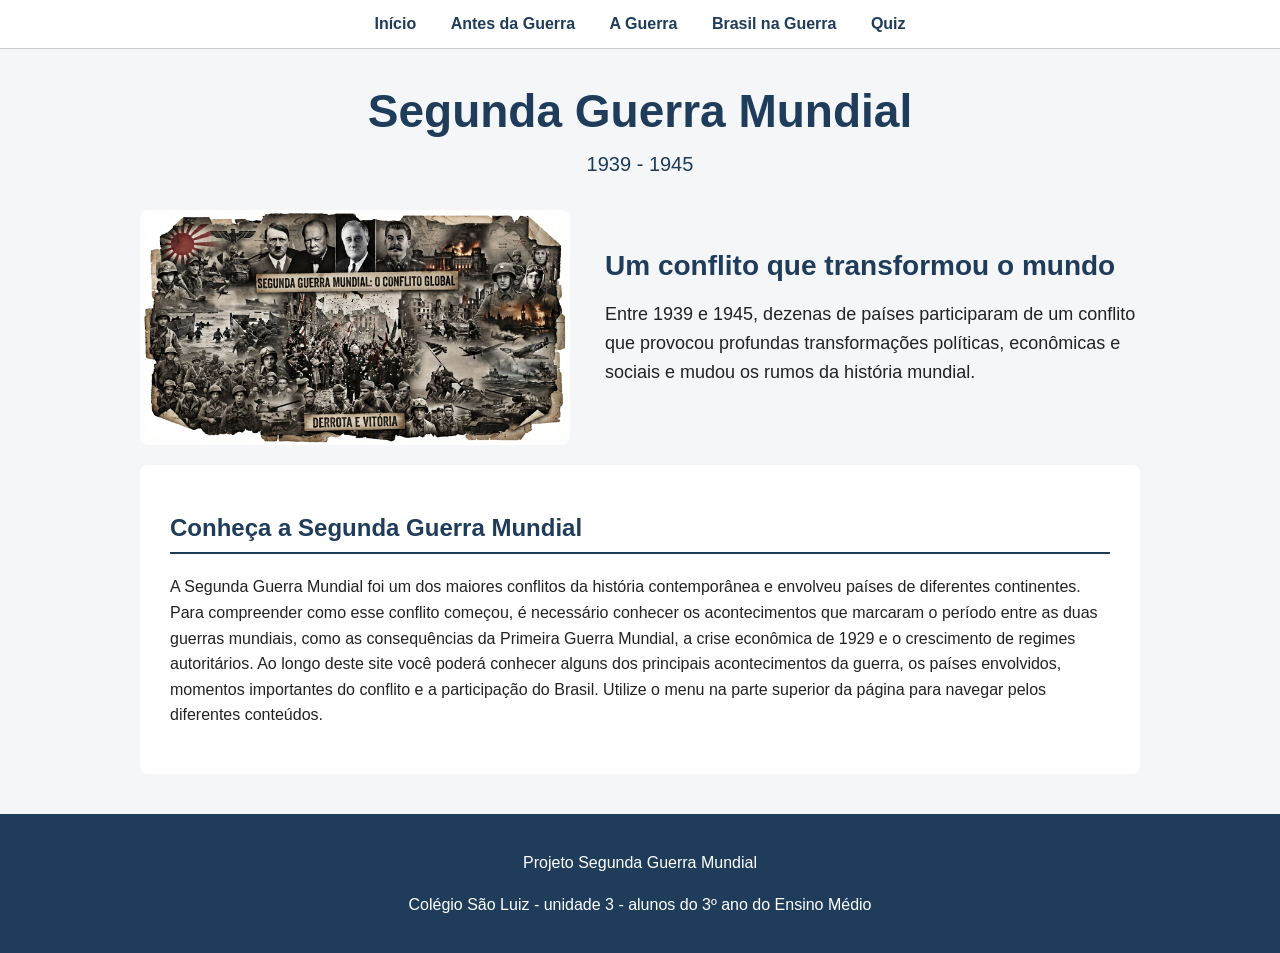
<file: index.html>
<!DOCTYPE html>
<html lang="pt-br">

<head>
    <meta charset="UTF-8">
    <meta name="viewport" content="width=device-width, initial-scale=1.0">

    <title>Segunda Guerra Mundial</title>

    <link rel="stylesheet" href="style.css">
</head>

<body>

    <!--MENU-->

    <nav>
        <a href="index.html">Início</a>
        <a href="antes_guerra.html">Antes da Guerra</a>
        <a href="a_guerra.html">A Guerra</a>
        <a href="brasil_na_guerra.html">Brasil na Guerra</a>
        <a href="quiz.html">Quiz</a>
    </nav>


    <!--CABEÇALHO-->

    <header>

        <h1>Segunda Guerra Mundial</h1>

        <p class="periodo">
            1939 - 1945
        </p>


        <!--DESTAQUE DA PÁGINA INICIAL-->

        <div class="destaque-inicio">

            <img
                src="imagens/inicio.jfif"
                alt="Montagem histórica representando acontecimentos da Segunda Guerra Mundial"
            >

            <div class="texto-destaque">

                <h2>
                    Um conflito que transformou o mundo
                </h2>

                <p>
                    Entre 1939 e 1945, dezenas de países participaram
                    de um conflito que provocou profundas transformações
                    políticas, econômicas e sociais e mudou os rumos
                    da história mundial.
                </p>

            </div>

        </div>

    </header>

    <main>

        <section>

            <h2>Conheça a Segunda Guerra Mundial</h2>

            <p>
                A Segunda Guerra Mundial foi um dos maiores conflitos
                da história contemporânea e envolveu países de diferentes
                continentes.
                Para compreender como esse conflito começou, é necessário
                conhecer os acontecimentos que marcaram o período entre
                as duas guerras mundiais, como as consequências da
                Primeira Guerra Mundial, a crise econômica de 1929
                e o crescimento de regimes autoritários.
                Ao longo deste site você poderá conhecer alguns dos
                principais acontecimentos da guerra, os países envolvidos,
                momentos importantes do conflito e a participação
                do Brasil.
                Utilize o menu na parte superior da página para navegar
                pelos diferentes conteúdos.
            </p>

        </section>

    </main>


    <footer>

        <p>
            Projeto Segunda Guerra Mundial
        </p>

        <p>
            Colégio São Luiz - unidade 3 -
            alunos do 3º ano do Ensino Médio
        </p>

    </footer>

</body>

</html>
</file>
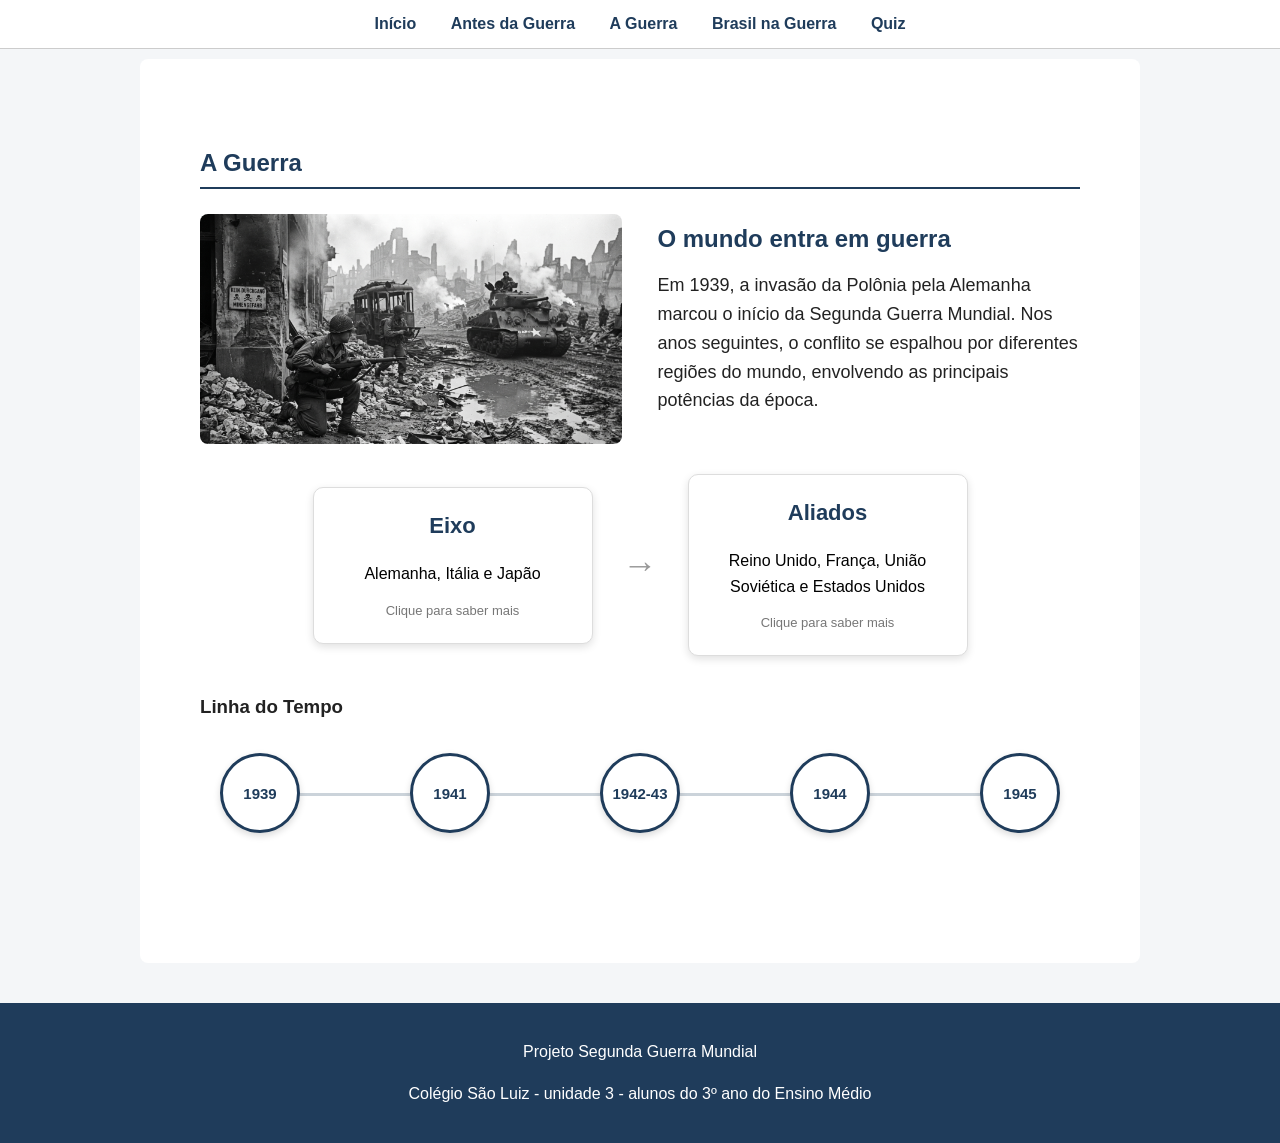
<file: a_guerra.html>
<!DOCTYPE html>
<html lang="pt-br">

<head>
    <meta charset="UTF-8">
    <meta name="viewport" content="width=device-width, initial-scale=1.0">
    <title>A Guerra | Segunda Guerra Mundial</title>
    <link rel="stylesheet" href="style.css">
</head>

<body>

    <!-- MENU -->
    <nav>
        <a href="index.html">Início</a>
        <a href="antes_guerra.html">Antes da Guerra</a>
        <a href="a_guerra.html">A Guerra</a>
        <a href="brasil_na_guerra.html">Brasil na Guerra</a>
        <a href="quiz.html">Quiz</a>
    </nav>

    <main>

        <section>

            <section>

    <h2>A Guerra</h2>

    <div class="destaque-inicio">

        <img src="imagens/a_guerra.jfif" alt="antes da guerra">

        <div class="texto-destaque">

            <h3>O mundo entra em guerra</h3>

            <p>
                Em 1939, a invasão da Polônia pela Alemanha marcou
                o início da Segunda Guerra Mundial. Nos anos seguintes,
                o conflito se espalhou por diferentes regiões do mundo,
                envolvendo as principais potências da época.
            </p>

        </div>

    </div>

    <!-- O restante do conteúdo da página continua aqui -->

            <!-- EIXO E ALIADOS -->

            <div class="blocos-guerra">

                <button class="bloco-guerra" onclick="mostrarBlocoGuerra('eixo')">
                    <h3>Eixo</h3>

                    <p>
                        Alemanha, Itália e Japão
                    </p>

                    <span>Clique para saber mais</span>
                </button>

                <div class="seta-guerra">
                    →
                </div>

                <button class="bloco-guerra" onclick="mostrarBlocoGuerra('aliados')">
                    <h3>Aliados</h3>

                    <p>
                        Reino Unido, França,
                        União Soviética e Estados Unidos
                    </p>

                    <span>Clique para saber mais</span>
                </button>

            </div>

            <!-- CONTEÚDO DO EIXO -->

            <div id="eixo" class="conteudo-guerra">

                <h3>Potências do Eixo</h3>

                <p>
                    O Eixo foi formado principalmente por Alemanha,
                    Itália e Japão. Esses países possuíam governos
                    autoritários e adotavam políticas expansionistas.
                </p>

                <p>
                    A Alemanha nazista, liderada por Adolf Hitler,
                    buscava ampliar seus territórios na Europa.
                    A Itália fascista, comandada por Benito Mussolini,
                    buscava expandir sua influência no Mediterrâneo
                    e na África.
                </p>

                <p>
                    O Japão desenvolvia um projeto expansionista na Ásia
                    e no Oceano Pacífico, ocupando territórios e buscando
                    ampliar seu acesso a recursos naturais.
                </p>

            </div>

            <!-- CONTEÚDO DOS ALIADOS -->

            <div id="aliados" class="conteudo-guerra">

                <h3>Potências Aliadas</h3>

                <p>
                    Entre as principais potências Aliadas estavam
                    Reino Unido, França, União Soviética
                    e Estados Unidos.
                </p>

                <p>
                    A composição dos Aliados mudou durante o conflito.
                    A União Soviética passou a combater diretamente
                    a Alemanha após a invasão alemã de seu território
                    em 1941.
                </p>

                <p>
                    No mesmo ano, os Estados Unidos entraram na guerra
                    após o ataque japonês à base naval de Pearl Harbor.
                    A entrada norte-americana ampliou significativamente
                    os recursos militares e econômicos disponíveis
                    aos Aliados.
                </p>

            </div>

            <!-- LINHA DO TEMPO -->

            <div class="linha-tempo">

                <h3>Linha do Tempo</h3>

                <div class="anos">

                    <button onclick="mostrarAno('ano1939', this)">
                        1939
                    </button>

                    <button onclick="mostrarAno('ano1941', this)">
                        1941
                    </button>

                    <button onclick="mostrarAno('ano1942', this)">
                        1942-43
                    </button>

                    <button onclick="mostrarAno('ano1944', this)">
                        1944
                    </button>

                    <button onclick="mostrarAno('ano1945', this)">
                        1945
                    </button>

                </div>

                <!-- 1939 -->

                <div id="ano1939" class="evento">

                    <h4>1939 - O início da guerra</h4>

                    <p>
                        Em 1º de setembro de 1939, tropas alemãs
                        invadiram a Polônia. Dois dias depois,
                        Reino Unido e França declararam guerra
                        à Alemanha.
                    </p>

                    <p>
                        Nos primeiros anos do conflito, a Alemanha utilizou
                        uma estratégia conhecida como
                        <strong>Blitzkrieg</strong>, ou guerra-relâmpago.
                    </p>

                    <p>
                        A estratégia combinava ataques rápidos de forças
                        terrestres, tanques e aviação para romper as defesas
                        inimigas antes que o adversário tivesse tempo
                        de reorganizar suas tropas.
                    </p>

                    <p>
                        A Blitzkrieg permitiu rápidas conquistas alemãs
                        em diversos territórios europeus.
                    </p>

                </div>

                <!-- 1941 -->

                <div id="ano1941" class="evento">

                    <h4>1941 - A guerra ganha dimensão global</h4>

                    <p>
                        Em junho de 1941, Hitler iniciou a
                        <strong>Operação Barbarossa</strong>,
                        uma gigantesca ofensiva militar contra
                        a União Soviética.
                    </p>

                    <p>
                        A invasão rompeu o pacto de não agressão que
                        Alemanha e União Soviética haviam assinado em 1939.
                        A partir daquele momento, os soviéticos passaram
                        a combater diretamente a Alemanha.
                    </p>

                    <p>
                        Em dezembro de 1941, o Japão atacou a base naval
                        norte-americana de <strong>Pearl Harbor</strong>,
                        no Havaí.
                    </p>

                    <p>
                        O ataque levou os Estados Unidos a entrarem
                        oficialmente na guerra. Com a participação direta
                        dos Estados Unidos e da União Soviética,
                        o equilíbrio de forças começou a mudar.
                    </p>

                </div>

                <!-- 1942-1943 -->

                <div id="ano1942" class="evento">

                    <h4>1942-1943 - A virada da guerra</h4>

                    <p>
                        Entre 1942 e 1943 ocorreram batalhas decisivas
                        que começaram a alterar o rumo do conflito
                        em favor dos Aliados.
                    </p>

                    <p>
                        Na <strong>Batalha de Stalingrado</strong>,
                        tropas alemãs e soviéticas enfrentaram-se
                        em um dos combates mais violentos da guerra.
                    </p>

                    <p>
                        Em fevereiro de 1943, as forças alemãs cercadas
                        em Stalingrado se renderam.
                    </p>

                    <p>
                        A vitória soviética representou um importante
                        ponto de virada na frente oriental. A partir daí,
                        o Exército Vermelho avançou progressivamente
                        em direção à Alemanha.
                    </p>

                    <p>
                        No Oceano Pacífico, os Estados Unidos também
                        começaram a conter a expansão japonesa.
                        A <strong>Batalha de Midway</strong>, em 1942,
                        foi uma importante vitória norte-americana.
                    </p>

                </div>

                <!-- 1944 -->

                <div id="ano1944" class="evento">

                    <h4>1944 - O Dia D</h4>

                    <p>
                        Em 6 de junho de 1944, tropas dos Aliados
                        desembarcaram nas praias da Normandia,
                        no norte da França.
                    </p>

                    <p>
                        A operação ficou conhecida como
                        <strong>Dia D</strong> e abriu uma nova frente
                        de combate contra as forças alemãs
                        na Europa Ocidental.
                    </p>

                    <p>
                        Nos meses seguintes, os Aliados avançaram
                        pelo território francês. Paris foi libertada
                        em agosto de 1944.
                    </p>

                    <p>
                        Enquanto isso, tropas soviéticas continuavam
                        avançando pelo leste europeu em direção
                        ao território alemão.
                    </p>

                </div>

                <!-- 1945 -->

                <div id="ano1945" class="evento">

                    <h4>1945 - O fim da Segunda Guerra Mundial</h4>

                    <p>
                        No início de 1945, a Alemanha estava sendo
                        pressionada pelos Aliados no oeste
                        e pelas forças soviéticas no leste.
                    </p>

                    <p>
                        Tropas soviéticas chegaram a Berlim em abril.
                        Adolf Hitler morreu no final daquele mês
                        e, poucos dias depois, a Alemanha se rendeu.
                    </p>

                    <p>
                        A guerra na Europa terminou em maio de 1945,
                        mas os combates continuaram no Oceano Pacífico.
                    </p>

                    <p>
                        Em agosto, os Estados Unidos lançaram bombas
                        atômicas sobre as cidades japonesas de
                        <strong>Hiroshima</strong> e
                        <strong>Nagasaki</strong>.
                    </p>

                    <p>
                        O Japão anunciou sua rendição em agosto de 1945,
                        encerrando a Segunda Guerra Mundial.
                    </p>

                    <p>
                        O uso das bombas atômicas permanece objeto
                        de debates históricos sobre sua necessidade,
                        seus efeitos sobre a população civil e as
                        circunstâncias que levaram à rendição japonesa.
                    </p>

                </div>

            </div>

        </section>

    </main>

    <footer>
        <p>Projeto Segunda Guerra Mundial</p>
        <p>Colégio São Luiz - unidade 3 - alunos do 3º ano do Ensino Médio</p>
    </footer>

    <script src="script.js"></script>

</body>

</html>
</file>
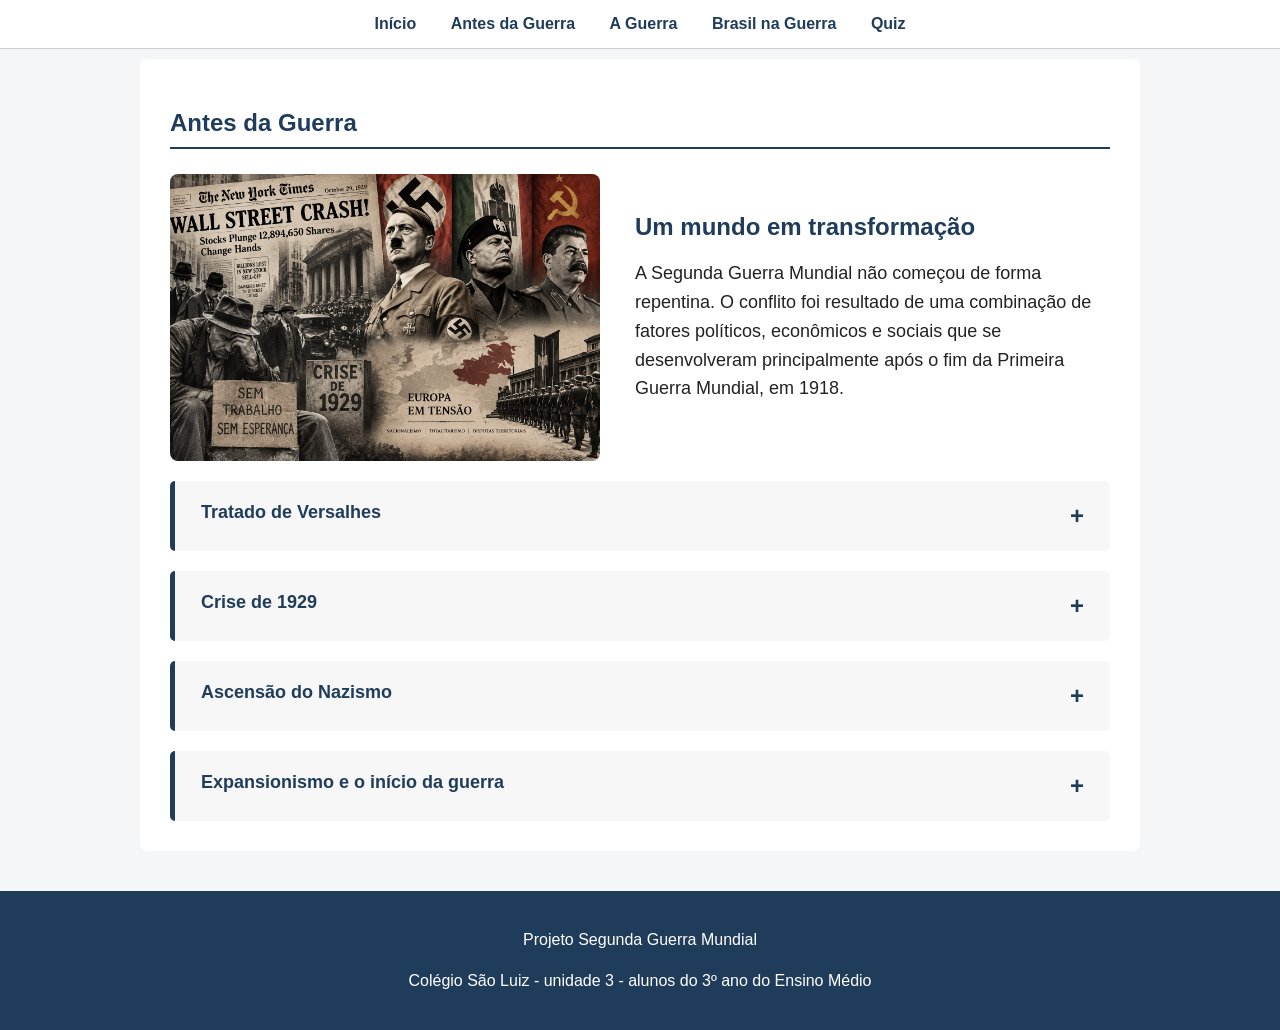
<file: antes-guerra.html>
<!DOCTYPE html>
<html lang="pt-br">

<head>
    <meta charset="UTF-8">
    <meta name="viewport" content="width=device-width, initial-scale=1.0">
    <title>Antes da Guerra | Segunda Guerra Mundial</title>
    <link rel="stylesheet" href="style.css">
</head>

<body>

    <!-- MENU -->
    <nav>
        <a href="index.html">Início</a>
        <a href="antes_guerra.html">Antes da Guerra</a>
        <a href="a_guerra.html">A Guerra</a>
        <a href="brasil_na_guerra.html">Brasil na Guerra</a>
        <a href="quiz.html">Quiz</a>
    </nav>

    <main>

        <section>

            <h2>Antes da Guerra</h2>

           <div class="destaque-inicio">

    <img
        src="imagens/antes_guerra.png"
        alt="Acontecimentos que antecederam a Segunda Guerra Mundial"
    >

    <div class="texto-destaque">

        <h3>Um mundo em transformação</h3>

        <p>
            A Segunda Guerra Mundial não começou de forma repentina.
            O conflito foi resultado de uma combinação de fatores políticos,
            econômicos e sociais que se desenvolveram principalmente após
            o fim da Primeira Guerra Mundial, em 1918.
        </p>

    </div>

</div>
</div>

            <!-- TRATADO DE VERSALHES -->

            <article class="acordeao">

                <button class="titulo-acordeao">
                    Tratado de Versalhes
                    <span>+</span>
                </button>

                <div class="conteudo-acordeao">

                    <p>
                        O Tratado de Versalhes foi assinado em 1919, após a derrota
                        da Alemanha na Primeira Guerra Mundial. O acordo estabeleceu
                        uma série de punições e limitações ao país.
                    </p>

                    <p>
                        A Alemanha perdeu territórios, teve suas forças militares
                        reduzidas e foi obrigada a pagar grandes reparações financeiras
                        aos países vencedores.
                    </p>

                    <p>
                        Além disso, o tratado atribuiu à Alemanha e a seus aliados
                        a responsabilidade pelas perdas e danos provocados pela guerra.
                    </p>

                    <p>
                        Essas condições provocaram forte ressentimento em parte da
                        sociedade alemã. Adolf Hitler posteriormente explorou esse
                        sentimento em seus discursos, prometendo recuperar o orgulho
                        nacional, reconstruir as forças militares e romper com as
                        limitações impostas pelo tratado.
                    </p>

                    <p>
                        <strong>Atenção para o ENEM:</strong>
                        o Tratado de Versalhes não deve ser entendido como a única
                        causa da Segunda Guerra Mundial. Ele fez parte de um conjunto
                        de fatores que contribuíram para a instabilidade política
                        europeia no período entre guerras.
                    </p>

                </div>

            </article>

            <!-- CRISE DE 1929 -->

            <article class="acordeao">

                <button class="titulo-acordeao">
                    Crise de 1929
                    <span>+</span>
                </button>

                <div class="conteudo-acordeao">

                    <p>
                        Em 1929, uma grave crise econômica iniciada nos Estados Unidos
                        atingiu diversos países. Empresas faliram, bancos fecharam
                        e milhões de pessoas ficaram desempregadas.
                    </p>

                    <p>
                        A Alemanha foi especialmente afetada porque sua economia
                        dependia fortemente de empréstimos e investimentos
                        norte-americanos durante a década de 1920.
                    </p>

                    <p>
                        Com o aumento do desemprego, da pobreza e da insatisfação
                        social, muitos alemães perderam confiança nas instituições
                        democráticas da República de Weimar.
                    </p>

                    <p>
                        Nesse ambiente de instabilidade, partidos políticos radicais
                        ganharam espaço. O Partido Nazista utilizou a crise para
                        ampliar seu apoio, apresentando Hitler como um líder capaz
                        de recuperar a economia e restaurar o poder da Alemanha.
                    </p>

                    <p>
                        <strong>Relação importante:</strong>
                        crise econômica → aumento da insatisfação social →
                        enfraquecimento político → crescimento de movimentos
                        autoritários.
                    </p>

                </div>

            </article>

            <!-- ASCENSÃO DO NAZISMO -->

            <article class="acordeao">

                <button class="titulo-acordeao">
                    Ascensão do Nazismo
                    <span>+</span>
                </button>

                <div class="conteudo-acordeao">

                    <p>
                        Adolf Hitler tornou-se chanceler da Alemanha em 1933.
                        Nos anos seguintes, o regime nazista eliminou progressivamente
                        as instituições democráticas e estabeleceu uma ditadura.
                    </p>

                    <p>
                        O nazismo defendia um nacionalismo extremo, o militarismo,
                        o autoritarismo e uma ideologia racial baseada na falsa ideia
                        de superioridade de determinados grupos humanos.
                    </p>

                    <p>
                        O antissemitismo tornou-se política de Estado. Judeus foram
                        perseguidos, tiveram direitos retirados e posteriormente foram
                        vítimas de um processo sistemático de deportação e extermínio.
                    </p>

                    <p>
                        O governo nazista também utilizou intensamente a propaganda.
                        Rádio, cinema, cartazes, discursos e grandes manifestações
                        públicas foram utilizados para divulgar a ideologia do regime
                        e construir a imagem de Hitler como líder da nação.
                    </p>

                    <p>
                        Ao mesmo tempo, a Alemanha iniciou um processo de
                        rearmamento e expansão territorial, desrespeitando
                        diversas limitações estabelecidas após a Primeira Guerra.
                    </p>

                    <p>
                        <strong>Atenção para o ENEM:</strong>
                        propaganda, autoritarismo, nacionalismo, perseguição de
                        minorias e manipulação da opinião pública são temas que
                        podem aparecer associados ao estudo dos regimes totalitários.
                    </p>

                </div>

            </article>

            <!-- EXPANSIONISMO -->

            <article class="acordeao">

                <button class="titulo-acordeao">
                    Expansionismo e o início da guerra
                    <span>+</span>
                </button>

                <div class="conteudo-acordeao">

                    <p>
                        Durante a década de 1930, Alemanha, Itália e Japão adotaram
                        políticas expansionistas. Esses países buscavam ampliar
                        seus territórios e sua influência política e econômica.
                    </p>

                    <p>
                        Em 1938, a Alemanha anexou a Áustria, episódio conhecido
                        como Anschluss. No mesmo ano, Hitler reivindicou os Sudetos,
                        região da Tchecoslováquia com grande população de origem alemã.
                    </p>

                    <p>
                        Reino Unido e França inicialmente adotaram uma política
                        conhecida como <strong>apaziguamento</strong>, fazendo
                        concessões a Hitler na tentativa de evitar uma nova guerra
                        europeia.
                    </p>

                    <p>
                        A estratégia não conseguiu impedir a expansão alemã.
                        Em 1º de setembro de 1939, tropas alemãs invadiram a Polônia.
                    </p>

                    <p>
                        Dois dias depois, Reino Unido e França declararam guerra
                        à Alemanha. Começava oficialmente a Segunda Guerra Mundial.
                    </p>

                </div>

            </article>

        </section>

    </main>

    <footer>
        <p>Projeto Segunda Guerra Mundial</p>
        <p>Colégio São Luiz - unidade 3 - alunos do 3º ano do Ensino Médio</p>
    </footer>

    <script src="script.js"></script>

</body>

</html>
</file>
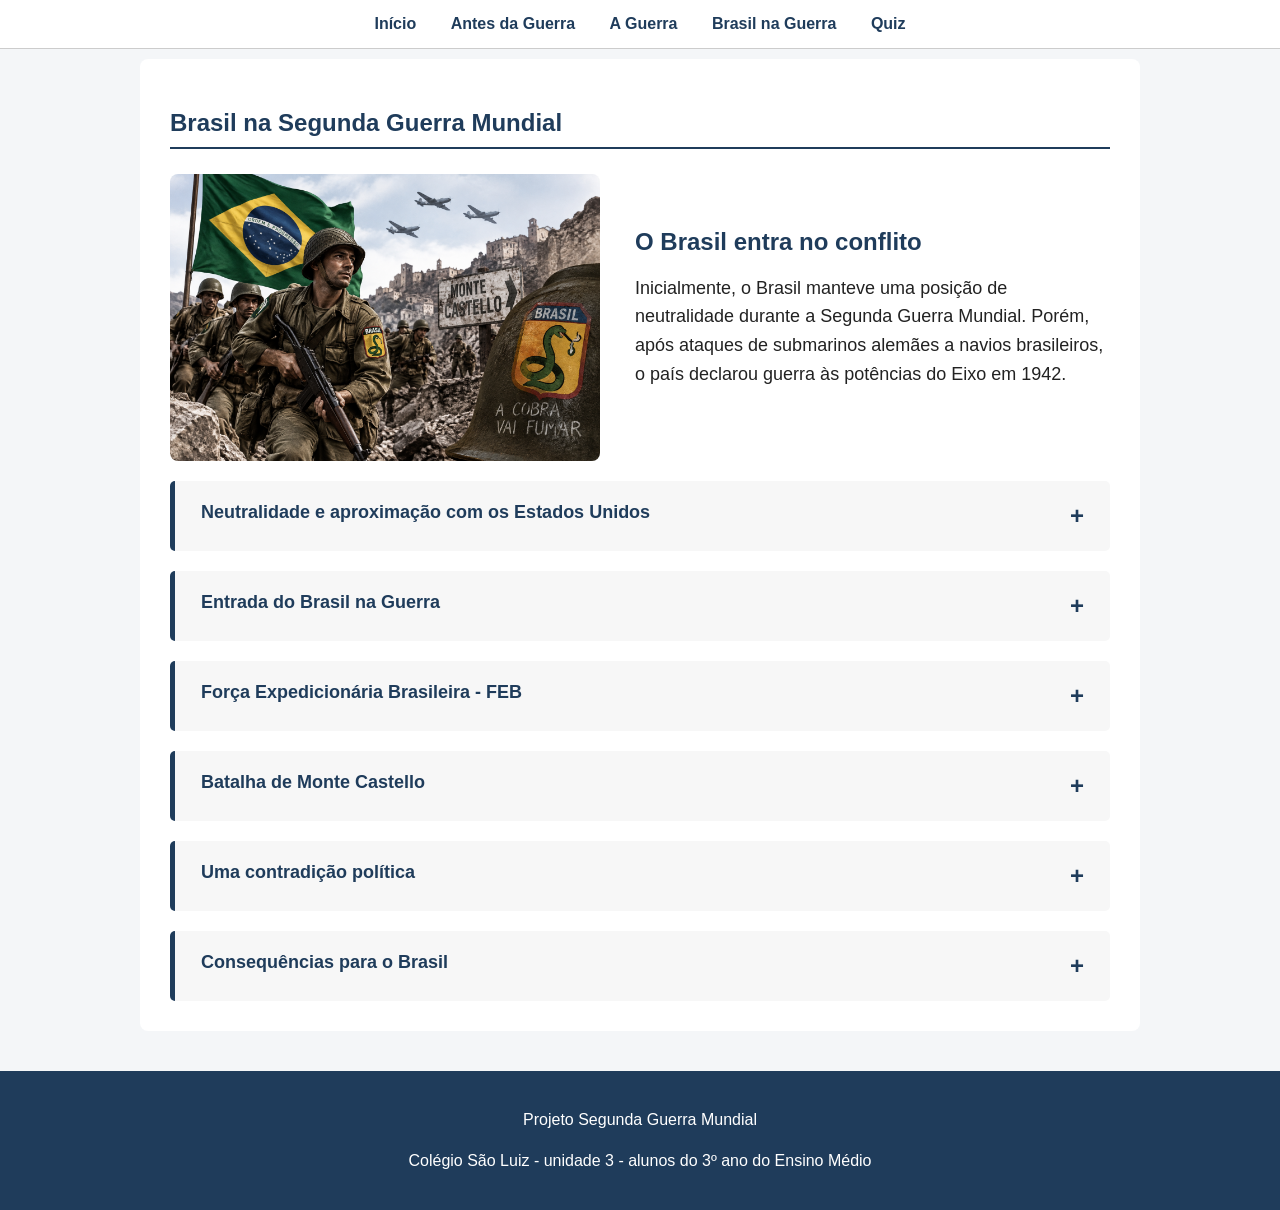
<file: brasil.html>
<!DOCTYPE html>
<html lang="pt-br">

<head>
    <meta charset="UTF-8">
    <meta name="viewport" content="width=device-width, initial-scale=1.0">
    <title>Brasil na Guerra | Segunda Guerra Mundial</title>
    <link rel="stylesheet" href="style.css">
</head>

<body>

    <!-- MENU -->
    <nav>
        <a href="index.html">Início</a>
        <a href="antes_guerra.html">Antes da Guerra</a>
        <a href="a_guerra.html">A Guerra</a>
        <a href="brasil_na_guerra.html">Brasil na Guerra</a>
        <a href="quiz.html">Quiz</a>
    </nav>

    <main>

        <section>

           
    <h2>Brasil na Segunda Guerra Mundial</h2>

    <div class="destaque-inicio">

        <img
            src="imagens/brasil_guerra.png"
            alt="Participação do Brasil na Segunda Guerra Mundial"
        >

        <div class="texto-destaque">

            <h3>O Brasil entra no conflito</h3>

            <p>
                Inicialmente, o Brasil manteve uma posição de neutralidade
                durante a Segunda Guerra Mundial. Porém, após ataques de
                submarinos alemães a navios brasileiros, o país declarou
                guerra às potências do Eixo em 1942.
            </p>

        </div>

    </div>

    <!-- daqui para baixo continuam os seus conteúdos -->


            <!-- NEUTRALIDADE -->

            <article class="acordeao">

                <button class="titulo-acordeao">
                    Neutralidade e aproximação com os Estados Unidos
                    <span>+</span>
                </button>

                <div class="conteudo-acordeao">

                    <p>
                        Durante os primeiros anos da guerra, o governo brasileiro
                        procurou manter uma posição de neutralidade.
                    </p>

                    <p>
                        Getúlio Vargas buscava negociar com diferentes potências
                        internacionais e obter vantagens econômicas para o processo
                        de industrialização brasileira.
                    </p>

                    <p>
                        Com o tempo, o Brasil aproximou-se dos Estados Unidos.
                        Essa relação envolveu acordos econômicos e militares,
                        além da utilização de bases aéreas brasileiras no Nordeste,
                        região estrategicamente importante para as operações
                        dos Aliados no Oceano Atlântico.
                    </p>

                    <p>
                        A aproximação também contribuiu para projetos de
                        industrialização, como a criação da Companhia Siderúrgica
                        Nacional, importante para o desenvolvimento da indústria
                        de base no país.
                    </p>

                </div>

            </article>

            <!-- ENTRADA DO BRASIL NA GUERRA -->

            <article class="acordeao">

                <button class="titulo-acordeao">
                    Entrada do Brasil na Guerra
                    <span>+</span>
                </button>

                <div class="conteudo-acordeao">

                    <p>
                        Em 1942, submarinos do Eixo atacaram diversos navios
                        mercantes brasileiros no Oceano Atlântico.
                    </p>

                    <p>
                        Os ataques provocaram a morte de centenas de pessoas
                        e causaram forte reação da população brasileira.
                        Manifestações ocorreram em várias cidades exigindo
                        uma resposta do governo.
                    </p>

                    <p>
                        Em agosto de 1942, o Brasil declarou estado de guerra
                        contra a Alemanha e a Itália, passando oficialmente
                        a participar do conflito ao lado dos Aliados.
                    </p>

                    <p>
                        O Brasil foi o único país da América do Sul a enviar
                        tropas terrestres para combater diretamente na Europa.
                    </p>

                </div>

            </article>

            <!-- FEB -->

            <article class="acordeao">

                <button class="titulo-acordeao">
                    Força Expedicionária Brasileira - FEB
                    <span>+</span>
                </button>

                <div class="conteudo-acordeao">

                    <p>
                        Para participar dos combates na Europa, o Brasil criou
                        a <strong>Força Expedicionária Brasileira (FEB)</strong>.
                    </p>

                    <p>
                        Aproximadamente 25 mil militares brasileiros foram enviados
                        para a Itália entre 1944 e 1945, onde combateram tropas
                        alemãs ao lado das forças Aliadas.
                    </p>

                    <p>
                        Os soldados brasileiros ficaram conhecidos popularmente
                        como <strong>pracinhas</strong>.
                    </p>

                    <p>
                        O símbolo da FEB era uma cobra fumando cachimbo.
                        A imagem fazia referência à expressão utilizada antes
                        da participação brasileira na guerra:
                        <strong>"é mais fácil uma cobra fumar do que o Brasil
                        entrar na guerra"</strong>.
                    </p>

                    <p>
                        Quando o Brasil efetivamente enviou soldados para o conflito,
                        a frase acabou transformada no lema
                        <strong>"A cobra está fumando"</strong>.
                    </p>

                </div>

            </article>

            <!-- MONTE CASTELLO -->

            <article class="acordeao">

                <button class="titulo-acordeao">
                    Batalha de Monte Castello
                    <span>+</span>
                </button>

                <div class="conteudo-acordeao">

                    <p>
                        Uma das batalhas mais conhecidas envolvendo soldados
                        brasileiros ocorreu em <strong>Monte Castello</strong>,
                        na região dos Apeninos, na Itália.
                    </p>

                    <p>
                        A posição era ocupada por forças alemãs e representava
                        um importante ponto estratégico para o avanço dos Aliados.
                    </p>

                    <p>
                        Depois de diferentes tentativas de conquista,
                        as tropas brasileiras conseguiram tomar Monte Castello
                        em fevereiro de 1945.
                    </p>

                    <p>
                        A participação da FEB nessa e em outras operações tornou-se
                        um dos episódios mais lembrados da presença brasileira
                        na Segunda Guerra Mundial.
                    </p>

                </div>

            </article>

            <!-- CONTRADIÇÃO -->

            <article class="acordeao">

                <button class="titulo-acordeao">
                    Uma contradição política
                    <span>+</span>
                </button>

                <div class="conteudo-acordeao">

                    <p>
                        A participação brasileira na guerra criou uma importante
                        contradição política.
                    </p>

                    <p>
                        Desde 1937, o Brasil vivia sob o
                        <strong>Estado Novo</strong>, regime autoritário
                        comandado por Getúlio Vargas.
                    </p>

                    <p>
                        Ao mesmo tempo, soldados brasileiros estavam sendo enviados
                        à Europa para combater governos autoritários e fascistas.
                    </p>

                    <p>
                        Essa situação fortaleceu críticas ao Estado Novo.
                        Se o Brasil lutava pela liberdade e contra ditaduras
                        no exterior, aumentava a pressão para que também
                        restabelecesse a democracia dentro do próprio país.
                    </p>

                </div>

            </article>

            <!-- CONSEQUÊNCIAS -->

            <article class="acordeao">

                <button class="titulo-acordeao">
                    Consequências para o Brasil
                    <span>+</span>
                </button>

                <div class="conteudo-acordeao">

                    <p>
                        O fim da Segunda Guerra Mundial coincidiu com um período
                        de forte pressão pela redemocratização brasileira.
                    </p>

                    <p>
                        Em 1945, Getúlio Vargas foi afastado do poder,
                        encerrando o Estado Novo.
                    </p>

                    <p>
                        Nos anos seguintes, o Brasil iniciou uma nova fase
                        democrática, com eleições e a elaboração de uma nova
                        Constituição em 1946.
                    </p>

                    <p>
                        A guerra também fortaleceu as relações entre Brasil
                        e Estados Unidos e contribuiu para transformações
                        econômicas e industriais no país.
                    </p>

                    <p>
                        <strong>Atenção para o ENEM:</strong>
                        é importante perceber a relação entre a participação
                        brasileira na guerra e o processo de redemocratização.
                        A contradição entre combater regimes autoritários na Europa
                        e manter uma ditadura no Brasil é um ponto especialmente
                        relevante.
                    </p>

                </div>

            </article>

        </section>

    </main>

    <footer>
        <p>Projeto Segunda Guerra Mundial</p>
        <p>Colégio São Luiz - unidade 3 - alunos do 3º ano do Ensino Médio</p>
    </footer>

    <script src="script.js"></script>

</body>

</html>
</file>
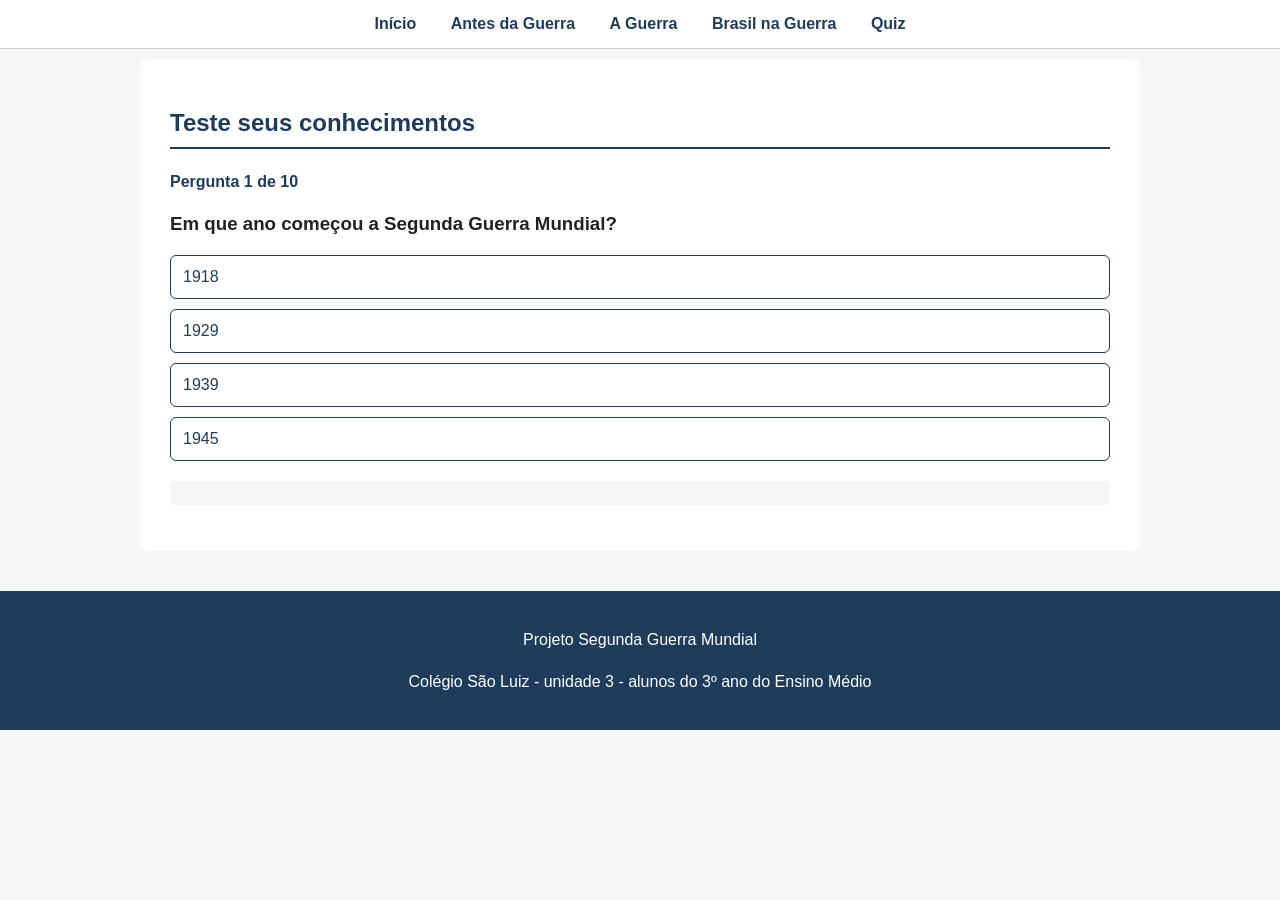
<file: quiz.html>
<!DOCTYPE html>
<html lang="pt-br">

<head>
    <meta charset="UTF-8">
    <meta name="viewport" content="width=device-width, initial-scale=1.0">
    <title>Quiz | Segunda Guerra Mundial</title>
    <link rel="stylesheet" href="style.css">
</head>

<body>

    <!-- MENU -->
    <nav>
        <a href="index.html">Início</a>
        <a href="antes_guerra.html">Antes da Guerra</a>
        <a href="a_guerra.html">A Guerra</a>
        <a href="brasil_na_guerra.html">Brasil na Guerra</a>
        <a href="quiz.html">Quiz</a>
    </nav>

    <main>

        <section>

            <h2>Teste seus conhecimentos</h2>

            <div id="quiz-container">

                <p id="progresso"></p>

                <h3 id="pergunta"></h3>

                <div id="alternativas"></div>

                <p id="feedback"></p>

                <button id="proxima" onclick="proximaPergunta()">
                    Próxima pergunta
                </button>

            </div>

        </section>

    </main>

    <footer>
        <p>Projeto Segunda Guerra Mundial</p>
        <p>Colégio São Luiz - unidade 3 - alunos do 3º ano do Ensino Médio</p>
    </footer>

    <script src="script.js"></script>

</body>

</html>
</file>
<file: style.css>
:root {
    --primary-color: #1f3c5b; /* Azul escuro principal */
    --accent-color: #c0392b;  /* Vermelho de destaque/hover */
    --bg-light: #f4f6f8;      /* Fundo da página */
    --bg-card: #f7f7f7;       /* Fundo dos blocos/cards */
    --text-dark: #222;
    --border-radius: 5px;
    --transition-fast: 0.3s;
}

html {
    scroll-behavior: smooth;
}

body {
    margin: 0;
    font-family: Arial, sans-serif;
    background-color: var(--bg-light);
    color: var(--text-dark);
}

p {
    line-height: 1.6;
}

/*2. PADRONIZAÇÃO DE CORES E TEXTOS*/
header .periodo, .bloco-guerra span {
    color: #777;
}

header, nav {
    text-align: center;
}

header h1, header .periodo, .texto-destaque h2, .texto-destaque h3, 
section h2, article h3, .titulo-acordeao, .bloco-guerra h2, .bloco-guerra h3, 
.conteudo-guerra h3, .anos button, .evento h4, #progresso, #alternativas button {
    color: var(--primary-color);
}

header {
    background-color: var(--bg-light);
    padding: 35px 20px 10px;
}

header h1 { margin: 0; font-size: 46px; }
header .periodo { font-size: 20px; margin: 10px 0 30px; }

nav {
    background-color: white;
    padding: 15px;
    border-bottom: 1px solid #ccc;
    position: sticky;
    top: 0;
    z-index: 1000;
}

nav a {
    color: var(--primary-color);
    text-decoration: none;
    margin: 0 15px;
    font-weight: bold;
}

nav a:hover {
    color: var(--accent-color);
}

main {
    width: 85%;
    max-width: 1000px;
    margin: auto;
}

section {
    background-color: white;
    margin: 10px 0 30px;
    padding: 30px;
    border-radius: 8px;
}

section h2 {
    border-bottom: 2px solid var(--primary-color);
    padding-bottom: 10px;
}

article, .conteudo-guerra, .evento {
    background-color: var(--bg-card);
    padding: 20px;
    margin-top: 20px;
    border-left: 5px solid var(--primary-color);
    border-radius: var(--border-radius);
}

article h3, .conteudo-guerra h3, .evento h4 {
    margin-top: 0;
}

.destaque-inicio {
    max-width: 1000px;
    margin: 25px auto 0;
    display: flex;
    align-items: center;
    gap: 35px;
}

.destaque-inicio img {
    width: 430px;
    max-width: 48%;
    height: auto;
    border-radius: 8px;
}

.texto-destaque {
    flex: 1;
    text-align: left;
}

.texto-destaque h2 { font-size: 28px; margin: 0 0 15px; }
.texto-destaque h3 { font-size: 24px; margin: 0 0 15px; }
.texto-destaque p { font-size: 18px; }

/* Acordeão */
.titulo-acordeao {
    width: 100%;
    background: transparent;
    border: none;
    font-size: 18px;
    font-weight: bold;
    cursor: pointer;
    display: flex;
    justify-content: space-between;
}

.titulo-acordeao span { font-size: 24px; }
.conteudo-acordeao { display: none; margin-top: 15px; }

/* Blocos de Guerra (Eixo e Aliados) */
.blocos-guerra {
    display: flex;
    align-items: center;
    justify-content: center;
    gap: 30px;
    margin: 30px 0;
}

.bloco-guerra {
    width: 280px;
    min-height: 150px;
    background-color: white;
    border: 1px solid #ddd;
    border-radius: 10px;
    padding: 25px;
    cursor: pointer;
    box-shadow: 0 3px 8px rgba(0, 0, 0, 0.12);
    transition: var(--transition-fast);
}

.bloco-guerra:hover {
    transform: translateY(-5px);
    border-color: var(--primary-color);
}

.bloco-guerra h3 { margin-top: 0; font-size: 22px; }
.bloco-guerra p { font-size: 16px; }
.bloco-guerra span { font-size: 13px; }
.seta-guerra { font-size: 35px; color: #999; }
.conteudo-guerra { display: none; }

/* Linha do Tempo */
.linha-tempo { margin-top: 40px; }

.anos {
    position: relative;
    display: flex;
    justify-content: space-between;
    align-items: center;
    margin: 35px 20px 40px;
}

.anos::before {
    content: "";
    position: absolute;
    top: 50%;
    left: 5%;
    right: 5%;
    height: 3px;
    background-color: #cbd3da;
    z-index: 0;
}

.anos button {
    position: relative;
    z-index: 1;
    width: 80px;
    height: 80px;
    border-radius: 50%;
    background-color: white;
    border: 3px solid var(--primary-color);
    font-weight: bold;
    font-size: 15px;
    cursor: pointer;
    transition: var(--transition-fast);
    box-shadow: 0 3px 7px rgba(0, 0, 0, 0.15);
}

.anos button:hover, .anos button.ativo {
    background-color: var(--primary-color);
    color: white;
}

.anos button:hover { transform: translateY(-2px); }
.anos button.ativo { transform: scale(1.12); }
.evento { display: none; }
.evento h4 { font-size: 19px; }

/*COMPONENTE DO QUIZ E RODAPÉ*/
#quiz-container { margin-top: 20px; }
#progresso { font-weight: bold; }

#alternativas {
    display: flex;
    flex-direction: column;
    gap: 10px;
    margin: 20px 0;
}

#alternativas button {
    padding: 12px;
    border: 1px solid var(--primary-color);
    border-radius: 6px;
    background-color: white;
    cursor: pointer;
    text-align: left;
    font-size: 16px;
}

#alternativas button:hover { background-color: #e8edf2; }

#alternativas button.correta {
    background-color: #d4edda;
    border-color: #2e7d32;
    color: #1b5e20;
}

#alternativas button.errada {
    background-color: #f8d7da;
    border-color: #c62828;
    color: #8e0000;
}

#alternativas button:disabled { cursor: default; }

#feedback {
    margin-top: 15px;
    padding: 12px;
    background-color: var(--bg-light);
    border-radius: var(--border-radius);
    font-weight: bold;
}

#proxima, #refazer {
    background-color: var(--primary-color);
    color: white;
    border: none;
    padding: 12px 20px;
    border-radius: 6px;
    cursor: pointer;
}

#proxima { display: none; }
#refazer { font-weight: bold; }
#proxima:hover, #refazer:hover { background-color: var(--accent-color); }

footer {
    background-color: var(--primary-color);
    color: white;
    text-align: center;
    padding: 20px;
    margin-top: 40px;
}
</file>
